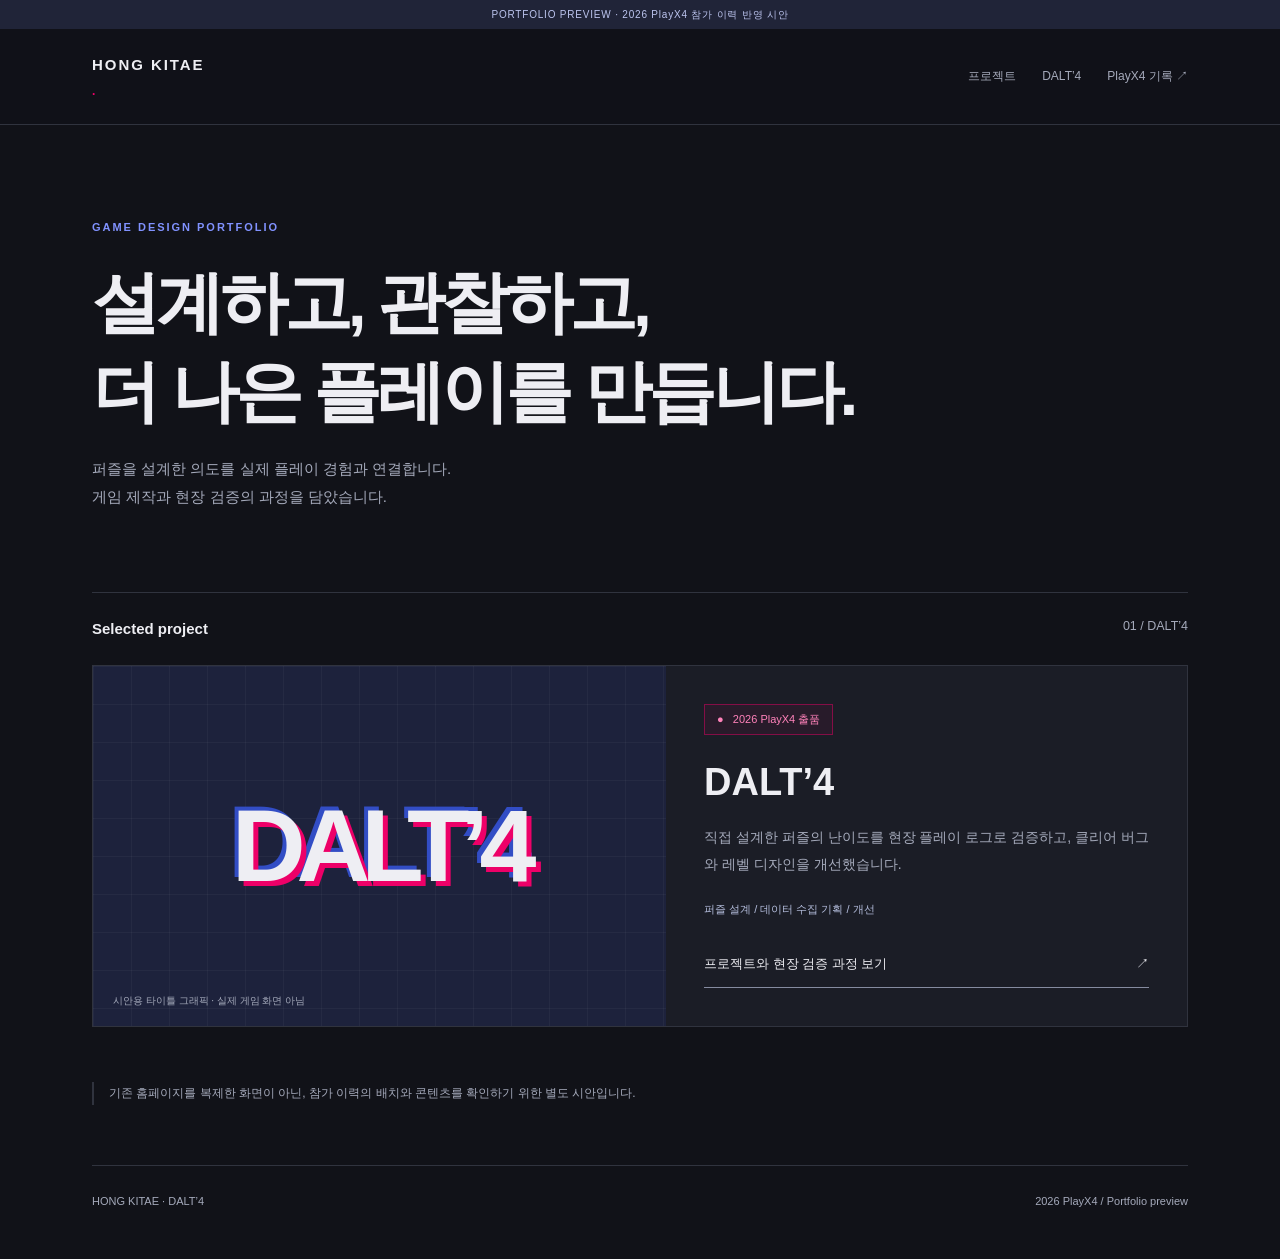
<file: playx4-preview/index.html>
<!doctype html><html lang="ko"><meta charset="utf-8"><meta name="viewport" content="width=device-width,initial-scale=1"><title>DALT’4 · PlayX4</title><style>
:root{color-scheme:dark;--line:#30333e;--muted:#a5aabb;--pink:#ed0068}*{box-sizing:border-box}html{scroll-behavior:smooth}body{margin:0;background:#111218;color:#eeeef3;font:15px/1.9 'Malgun Gothic',sans-serif}a{color:inherit;text-decoration:none}header{position:sticky;top:0;background:#111218f5;border-bottom:1px solid var(--line);z-index:4}nav,.wrap{max-width:1160px;margin:auto;padding:22px 32px}nav{display:flex;justify-content:space-between;align-items:center}nav strong{letter-spacing:.13em}nav span{display:flex;gap:26px;font-size:12px;color:var(--muted)}.pink{color:var(--pink)}.eyebrow{color:#8192ff;letter-spacing:.18em;font-size:11px;font-weight:bold}.intro{padding:70px 0 65px}h1{font-size:clamp(36px,5.8vw,68px);line-height:1.3;letter-spacing:-.06em;margin:20px 0}p{color:var(--muted)}.section-head{border-top:1px solid var(--line);padding:22px 0;display:flex;justify-content:space-between}.section-head small,small{color:var(--muted)}.project{display:grid;grid-template-columns:1.1fr 1fr;border:1px solid var(--line);background:#1b1d26;margin-bottom:55px}.art{min-height:360px;background-color:#1d223c;background-image:linear-gradient(#ffffff09 1px,transparent 1px),linear-gradient(90deg,#ffffff09 1px,transparent 1px);background-size:38px 38px;display:flex;align-items:center;justify-content:center;position:relative}.art b{font-size:clamp(65px,8vw,105px);letter-spacing:-.09em;text-shadow:5px 5px #ed0068,-4px -4px #324dc5}.art small{position:absolute;bottom:16px;left:20px;font-size:10px}.copy{padding:38px}.badge{display:inline-block;color:#ff82ba;border:1px solid #ed006877;background:#ed006810;padding:4px 12px;font-size:11px}.copy h2{font-size:38px;line-height:1.2;margin:25px 0 18px}.copy p{font-size:14px}.tags{font-size:11px;color:#b4bddc;margin:22px 0}.cta{display:block;padding:10px 0;border-bottom:1px solid #858b9f;font-size:13px}.cta span{float:right}.note{border-left:2px solid var(--line);padding-left:15px;font-size:12px;color:var(--muted)}footer{border-top:1px solid var(--line);padding:25px 0;font-size:11px;color:var(--muted);margin-top:60px}.preview{text-align:center;background:#202438;font-size:10px;letter-spacing:.08em;color:#bcc5ef;padding:5px}.detail{display:none}.back{font-size:12px;color:var(--muted)}.detail-title{display:flex;justify-content:space-between;align-items:end;padding:35px 0}.detail-title h1{font-size:90px;margin:16px 0}.detail-title p{font-size:14px}.jump{border-top:1px solid var(--line);border-bottom:1px solid var(--line);padding:16px 0;display:flex;gap:30px;margin-bottom:60px;font-size:12px}.jump a:last-child{color:#ff82ba}.event-head{display:flex;align-items:center;justify-content:space-between;gap:30px}.event-head h2{font-size:36px;letter-spacing:-.04em;margin:12px 0}.logo{background:white;padding:24px;width:280px}.logo img{display:block;width:100%;height:auto}.lead{font-size:23px;line-height:1.7;margin:40px 0 18px;color:#dddfea;letter-spacing:-.03em}.lead strong{color:white}.description{max-width:790px;font-size:14px}.row{display:grid;grid-template-columns:110px 1fr;gap:20px;border-top:1px solid var(--line);padding:35px 0}.row:first-of-type{margin-top:45px}.number{font-size:11px;color:#8192ff;letter-spacing:.1em}.row h3{font-size:23px;letter-spacing:-.04em;margin:0 0 14px}.row p{font-size:14px;margin:0}.metrics{display:grid;grid-template-columns:repeat(4,1fr);border:1px solid var(--line);margin:24px 0 15px}.metric{padding:20px 14px;background:#1b1d26;border-right:1px solid var(--line)}.metric b{display:block;font-size:13px}.metric small{font-size:11px}.flow{margin-top:20px;font-size:12px;color:#bdc8f8}.cases{display:grid;grid-template-columns:1fr 1fr;gap:20px;margin:24px 0}.case{padding:28px;background:#1b1d26;border:1px solid var(--line)}.case .label{font-size:10px;color:#ff82ba;letter-spacing:.1em}.case h4{font-size:21px;margin:12px 0 20px;letter-spacing:-.04em}.case p{font-size:13px;margin:12px 0}.case em{font-style:normal;color:#8192ff;margin-right:12px}.roles{display:grid;grid-template-columns:repeat(3,1fr);gap:24px;margin-top:24px}.roles b{font-size:13px}.roles p{font-size:12px;margin-top:8px}.ending{border-left:3px solid var(--pink);padding:8px 25px;font-size:25px;line-height:1.6;letter-spacing:-.04em;margin:55px 0;color:#eeeff8}#event{scroll-margin-top:110px}a:hover{color:#ff82ba}a:focus-visible{outline:2px solid #ff82ba;outline-offset:5px}@media(max-width:700px){nav,.wrap{padding:18px 20px}nav span{gap:14px}.intro{padding:45px 0}.project,.cases,.roles{grid-template-columns:1fr}.art{min-height:230px}.copy{padding:28px}.detail-title{display:block}.detail-title h1{font-size:70px}.event-head{flex-direction:column-reverse;align-items:start}.logo{width:210px;padding:20px}.event-head h2{font-size:29px}.row{grid-template-columns:1fr;gap:10px}.metrics{grid-template-columns:1fr 1fr}.lead{font-size:20px}.ending{font-size:21px}}
</style><div class="preview">PORTFOLIO PREVIEW · 2026 PlayX4 참가 이력 반영 시안</div><header><nav><a href="#home"><strong>HONG KITAE<span class="pink">.</span></strong></a><span><a href="#home">프로젝트</a><a href="#dalt4">DALT’4</a><a href="#playx4">PlayX4 기록 ↗</a></span></nav></header><main class="wrap"><div class="home"><section class="intro"><div class="eyebrow">GAME DESIGN PORTFOLIO</div><h1>설계하고, 관찰하고,<br>더 나은 플레이를 만듭니다.</h1><p>퍼즐을 설계한 의도를 실제 플레이 경험과 연결합니다.<br>게임 제작과 현장 검증의 과정을 담았습니다.</p></section><div class="section-head"><b>Selected project</b><small>01 / DALT’4</small></div><a class="project" href="#dalt4"><div class="art"><b>DALT’4</b><small>시안용 타이틀 그래픽 · 실제 게임 화면 아님</small></div><div class="copy"><span class="badge">● &nbsp; 2026 PlayX4 출품</span><h2>DALT’4</h2><p>직접 설계한 퍼즐의 난이도를 현장 플레이 로그로 검증하고, 클리어 버그와 레벨 디자인을 개선했습니다.</p><div class="tags">퍼즐 설계 / 데이터 수집 기획 / 개선</div><div class="cta">프로젝트와 현장 검증 과정 보기 <span>↗</span></div></div></a><p class="note">기존 홈페이지를 복제한 화면이 아닌, 참가 이력의 배치와 콘텐츠를 확인하기 위한 별도 시안입니다.</p></div><article class="detail"><a class="back" href="#home">← 프로젝트 목록으로</a><section class="detail-title"><div><div class="eyebrow">PUZZLE GAME · PROJECT CASE STUDY</div><h1>DALT’4</h1><p>퍼즐 설계에서 현장 검증까지.<br>플레이어의 행동을 관찰하고, 데이터로 문제를 찾아 개선한 기록입니다.</p></div><span class="badge">● &nbsp; 2026 PlayX4 출품</span></section><div class="jump"><a href="#dalt4">프로젝트 개요</a><a href="#playx4">2026 PlayX4 · 현장 검증 ↓</a></div><section id="event"><div class="event-head"><div><div class="eyebrow">EXHIBITION / 2026</div><h2>2026 PlayX4 출품</h2><small>관람객 피드백 · 플레이 로그 · 퍼즐 개선</small></div><div class="logo"><img src="assets/playx4.png" alt="PlayX4 플레이엑스포 공식 로고" width="667" height="204"></div></div><p class="lead">내가 설계한 퍼즐은,<br><strong>플레이어에게도 의도한 난이도로 전달될까?</strong></p><p class="description">2026 PlayX4에 DALT’4를 선보이며 이 질문을 검증했습니다. 관람객 설문과 플레이 로그 수집을 기획하고, 이탈이 반복되는 스테이지를 분석해 클리어 버그와 레벨 디자인을 수정했습니다.</p><div class="row"><div class="number">01 / QUESTION</div><div><h3>감각으로 설계한 난이도를 데이터로 확인하기</h3><p>제작자가 예상한 난이도 흐름과 실제 플레이 경험은 다를 수 있습니다. 극초반의 적응 구간을 구분해 살펴보고, 이후 스테이지에서 이탈·사망·포기가 반복되는 지점을 검토 대상으로 삼았습니다. 높은 이탈률은 원인을 확인하기 위한 신호로 사용했습니다.</p></div></div><div class="row"><div class="number">02 / OBSERVE</div><div><h3>결과뿐 아니라 플레이 과정도 기록</h3><p>어디에서 막히는지, 얼마나 오래 시도하는지, 어떤 조작이 반복되는지 확인할 수 있도록 수집을 기획했습니다.</p><div class="metrics"><div class="metric"><b>클리어 / 이탈</b><small>스테이지별 진행 결과</small></div><div class="metric"><b>플레이 시간</b><small>구간별 소요 시간</small></div><div class="metric"><b>사망 횟수</b><small>반복 실패가 발생한 구간</small></div><div class="metric"><b>주요 조작 횟수</b><small>Alt · Tab · F4 · Undo</small></div></div><small>집계 항목: 세션 수 · 고유 플레이어 수 · 클리어율 · 이탈률 · 평균 플레이 시간 · 평균 사망</small><div class="flow">로그 수집 → 스테이지별 집계 → 검토 구간 선정 → 원인 확인 및 수정</div></div></div><div class="row"><div class="number">03 / IMPROVE</div><div><h3>데이터에서 시작해 실제 수정으로 연결</h3><p>이탈률이 높은 스테이지를 확인해 문제의 원인을 구분했습니다.</p><div class="cases"><section class="case"><div class="label">CASE A · BUG FIX</div><h4>클리어 관련 버그 수정</h4><p><em>발견</em>이탈이 높은 스테이지 분석</p><p><em>확인</em>클리어 관련 버그 존재 확인</p><p><em>조치</em>해당 버그 수정</p></section><section class="case"><div class="label">CASE B · LEVEL DESIGN</div><h4>퍼즐 난이도 조정</h4><p><em>발견</em>반복적으로 막히는 구간 검토</p><p><em>확인</em>레벨 디자인 조정 구간 선정</p><p><em>조치</em>클리어하기 쉽도록 맵 수정</p></section></div><p class="note">실제 경험을 요약한 사례입니다. 해당 스테이지의 로그와 맵 변경 전후 화면을 추가할 수 있는 위치입니다. 수정 전후의 성과 수치는 제시하지 않았습니다.</p></div></div><div class="row"><div class="number">04 / ROLE</div><div><h3>담당 범위와 협업 방식</h3><div class="roles"><div><b>본인</b><p>퍼즐맵 설계<br>설문 및 로그 수집 기획<br>문제 구간 분석 및 개선</p></div><div><b>동아리</b><p>게임의 전반적인 홍보<br>전시 진행 및 운영</p></div><div><b>Claude 활용</b><p>설문·로그 수집 기획의<br>실제 코드 구현에 활용</p></div></div></div></div><p class="ending">의도한 난이도를 가정하는 데서,<br>실제 플레이로 검증하는 설계로.</p></section></article><footer>HONG KITAE · DALT’4 <span style="float:right">2026 PlayX4 / Portfolio preview</span></footer></main><script>function route(){const detail=location.hash!==''&&location.hash!=='#home';document.querySelector('.home').style.display=detail?'none':'block';document.querySelector('.detail').style.display=detail?'block':'none';document.title=detail?'DALT’4 — 2026 PlayX4 현장 검증':'홍기태 — 프로젝트';if(location.hash==='#playx4'){requestAnimationFrame(()=>document.getElementById('event').scrollIntoView())}else{window.scrollTo(0,0)}}window.addEventListener('hashchange',route);route();</script></html>
</file>
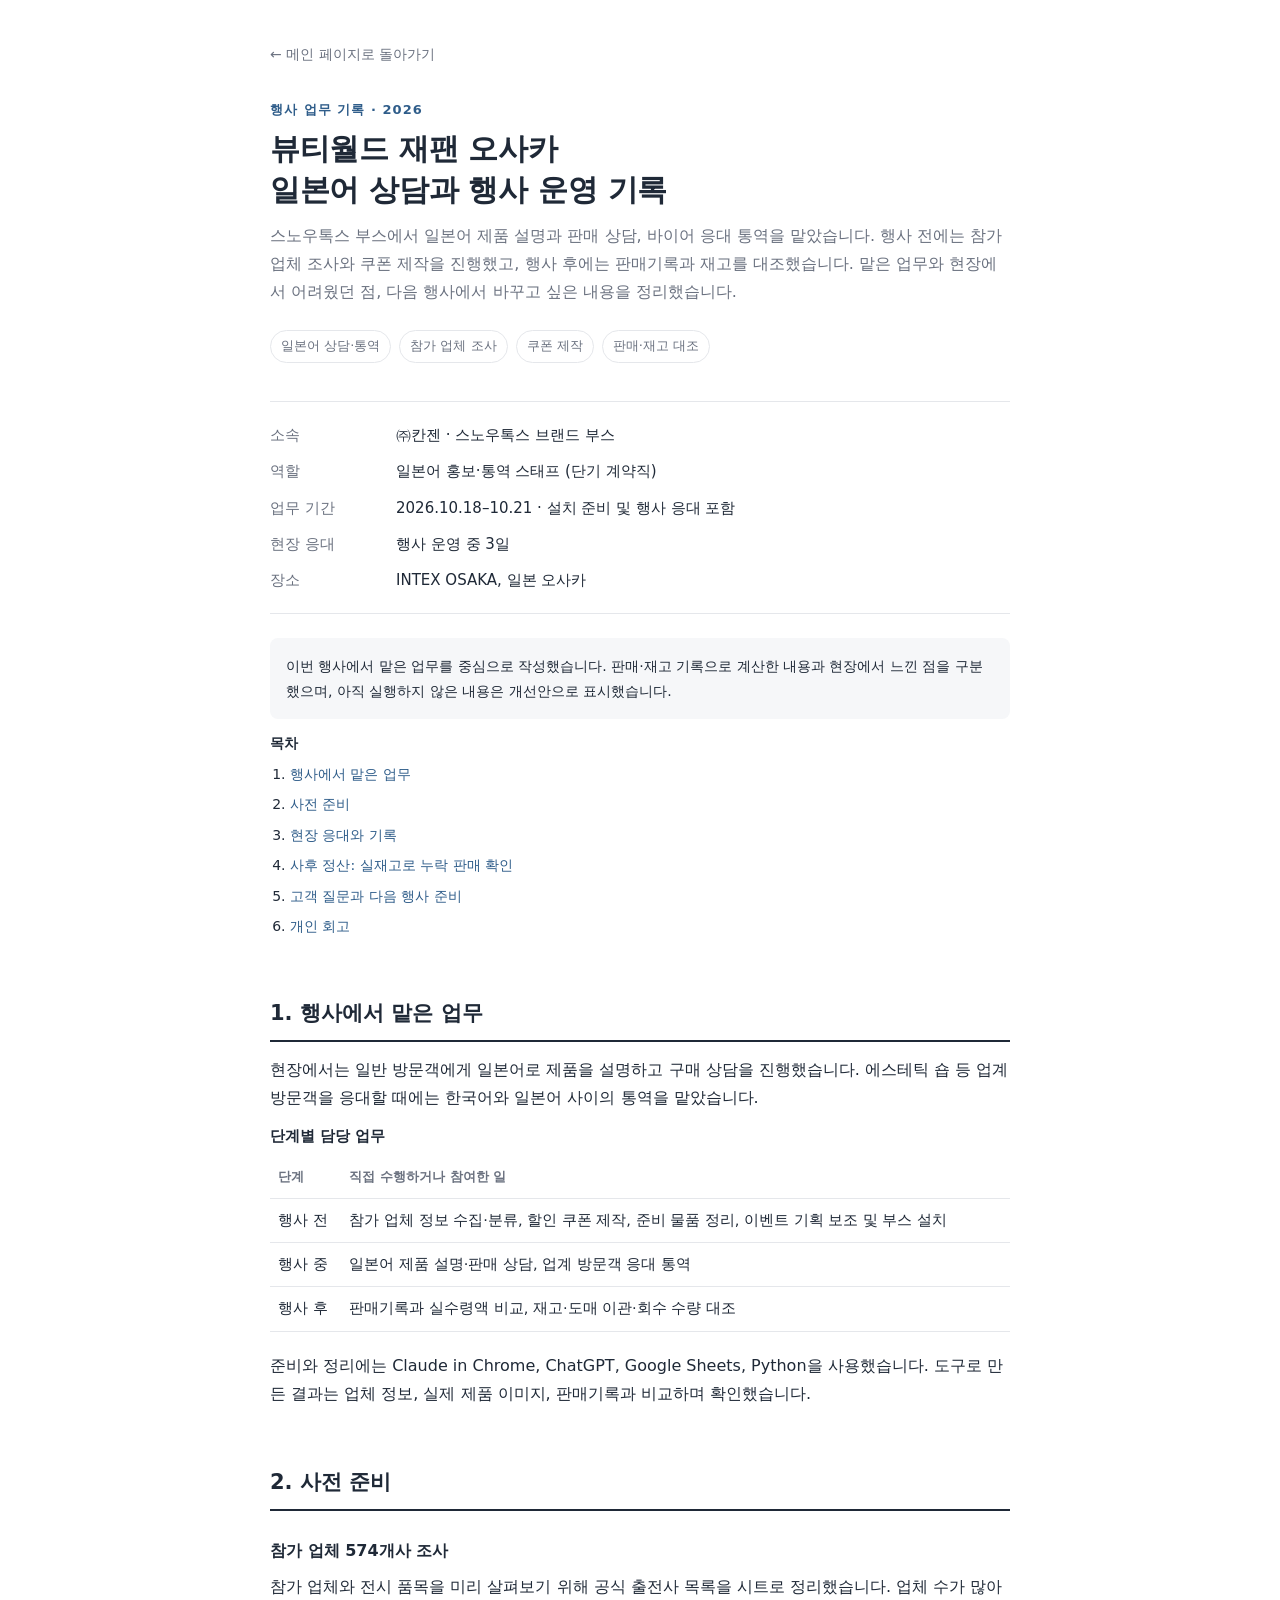
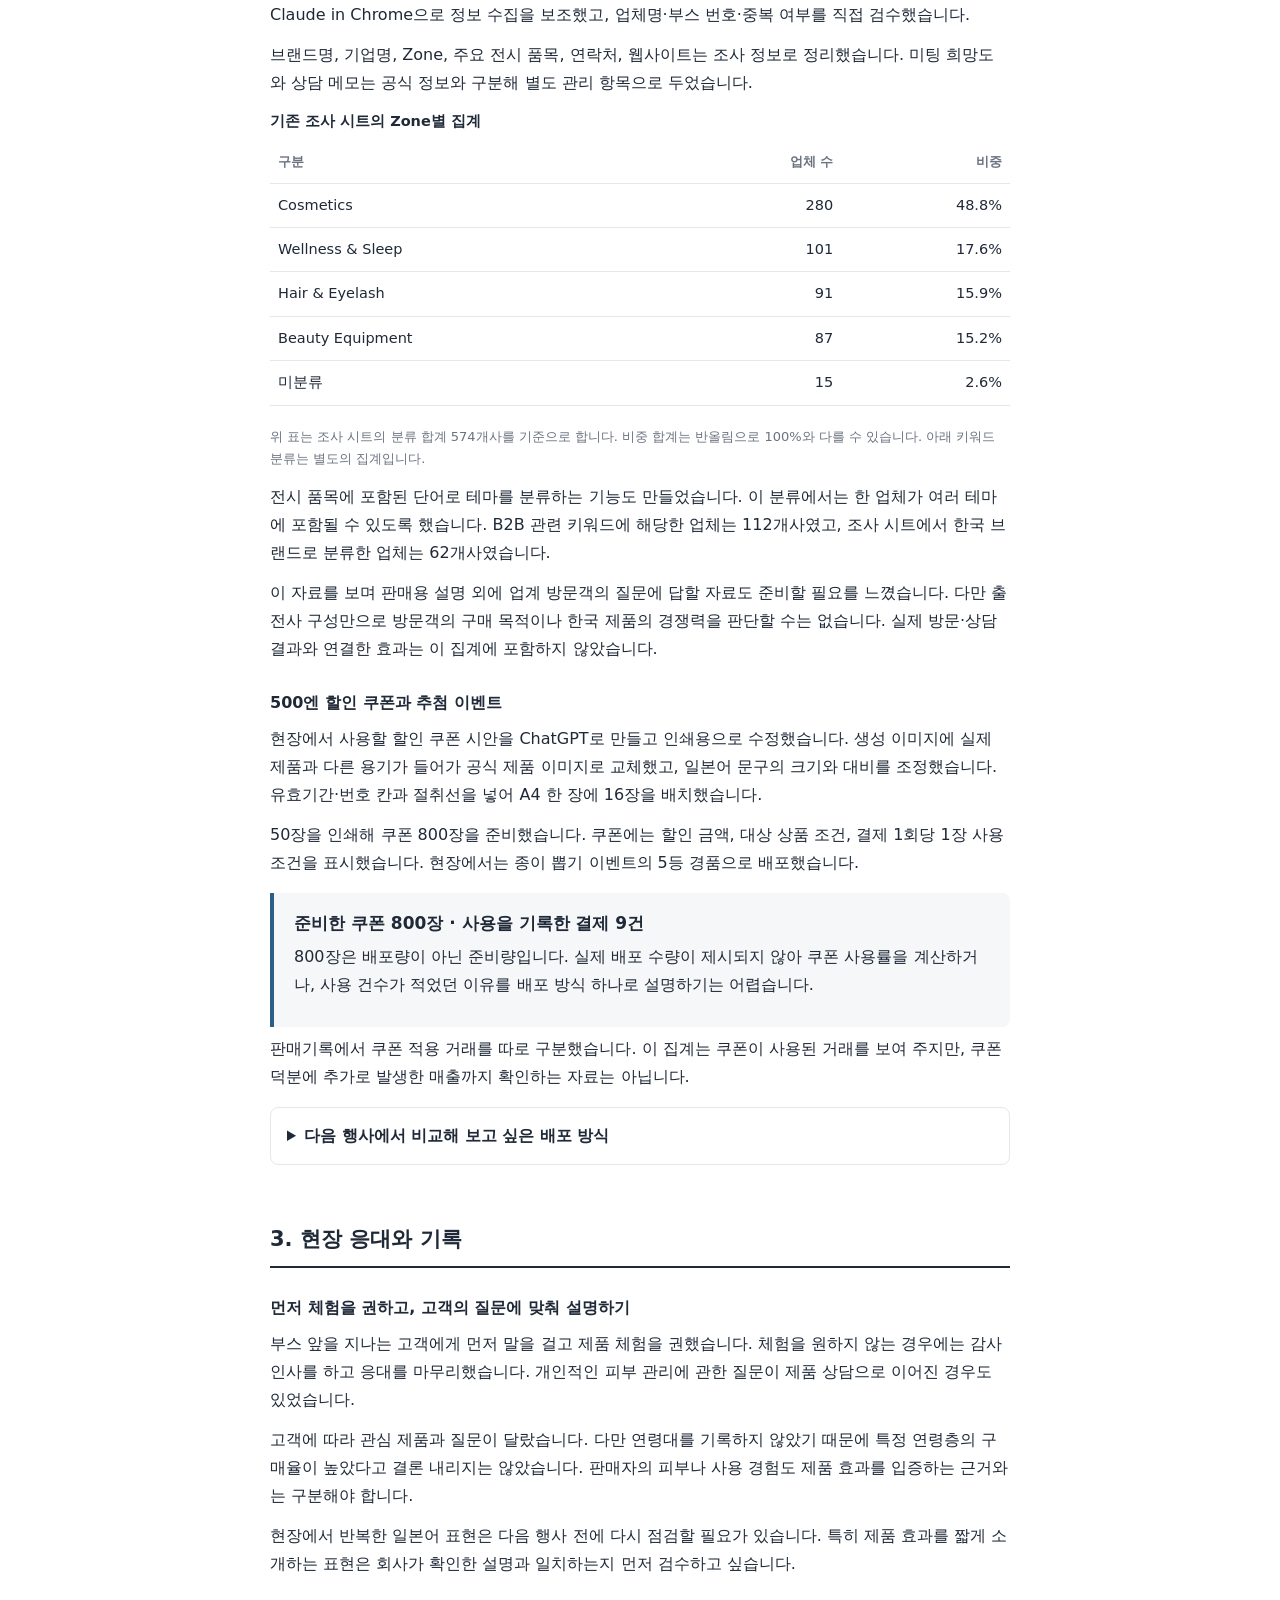
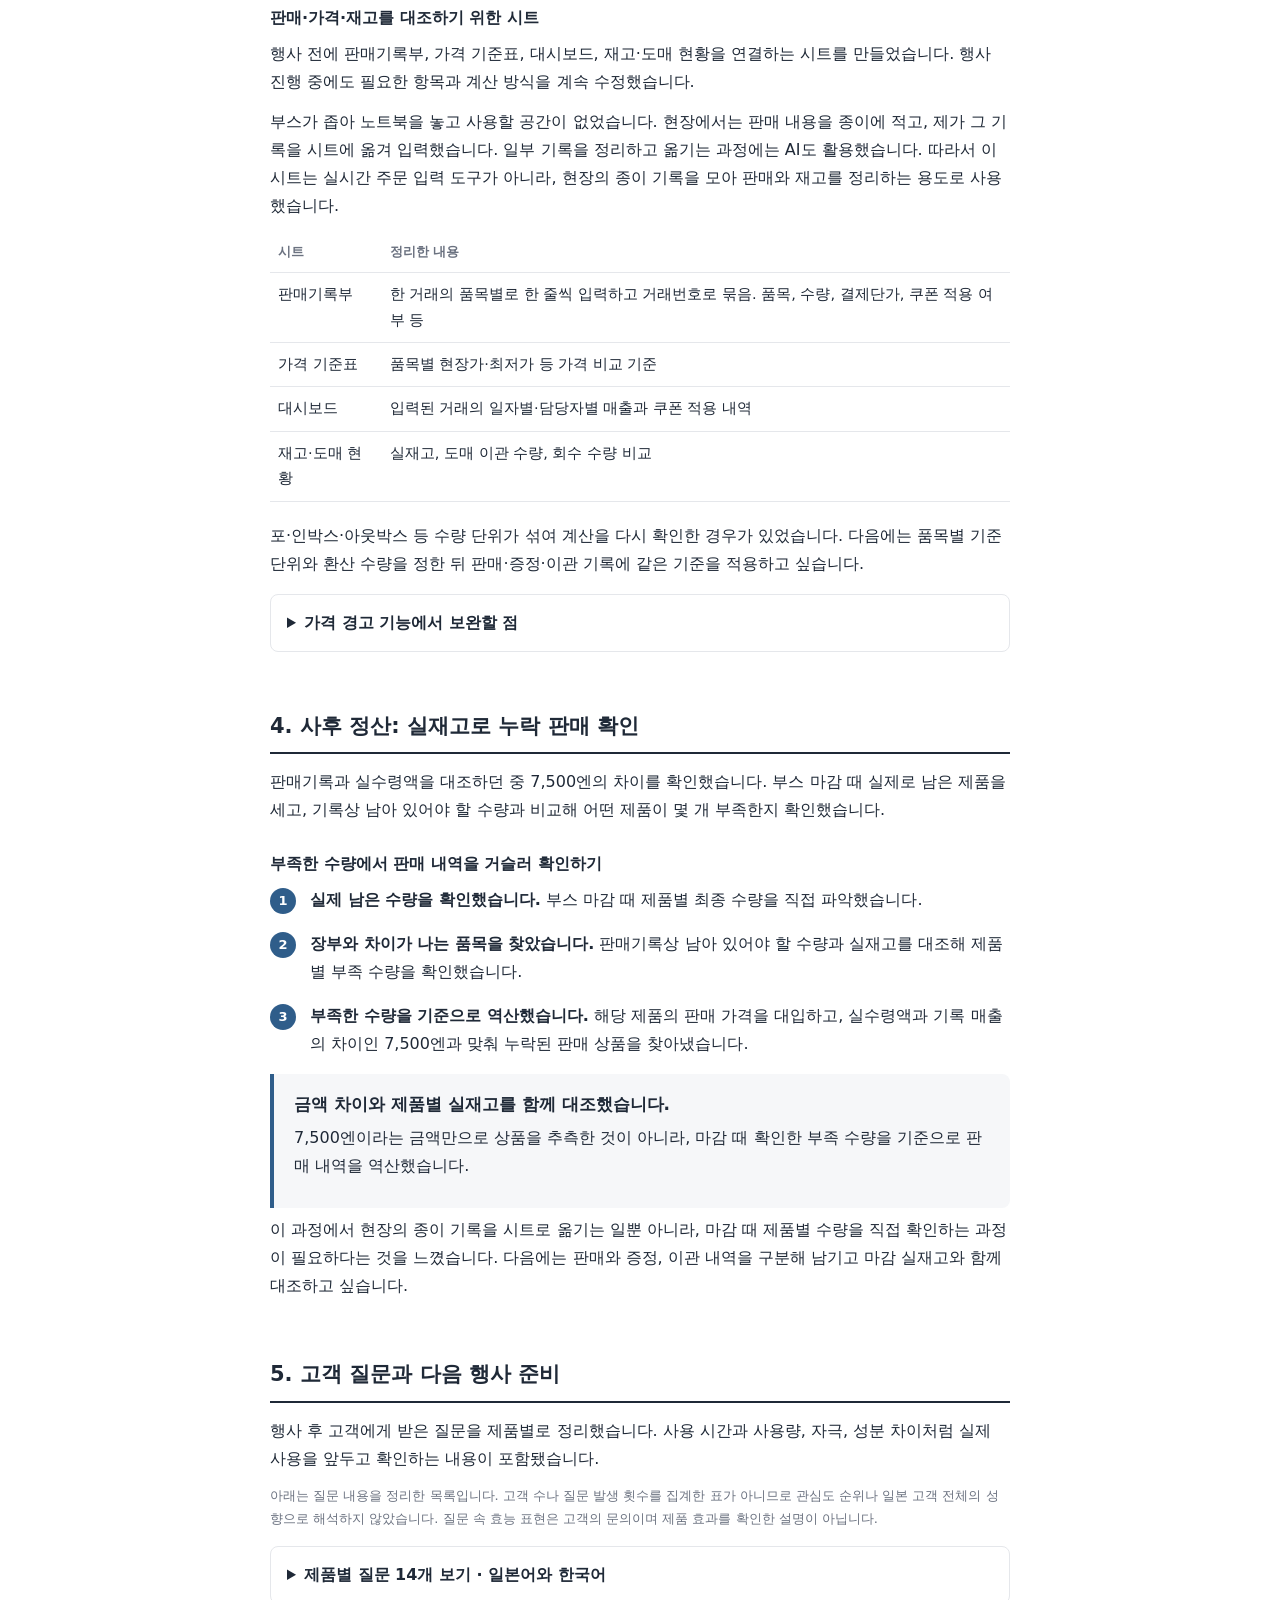
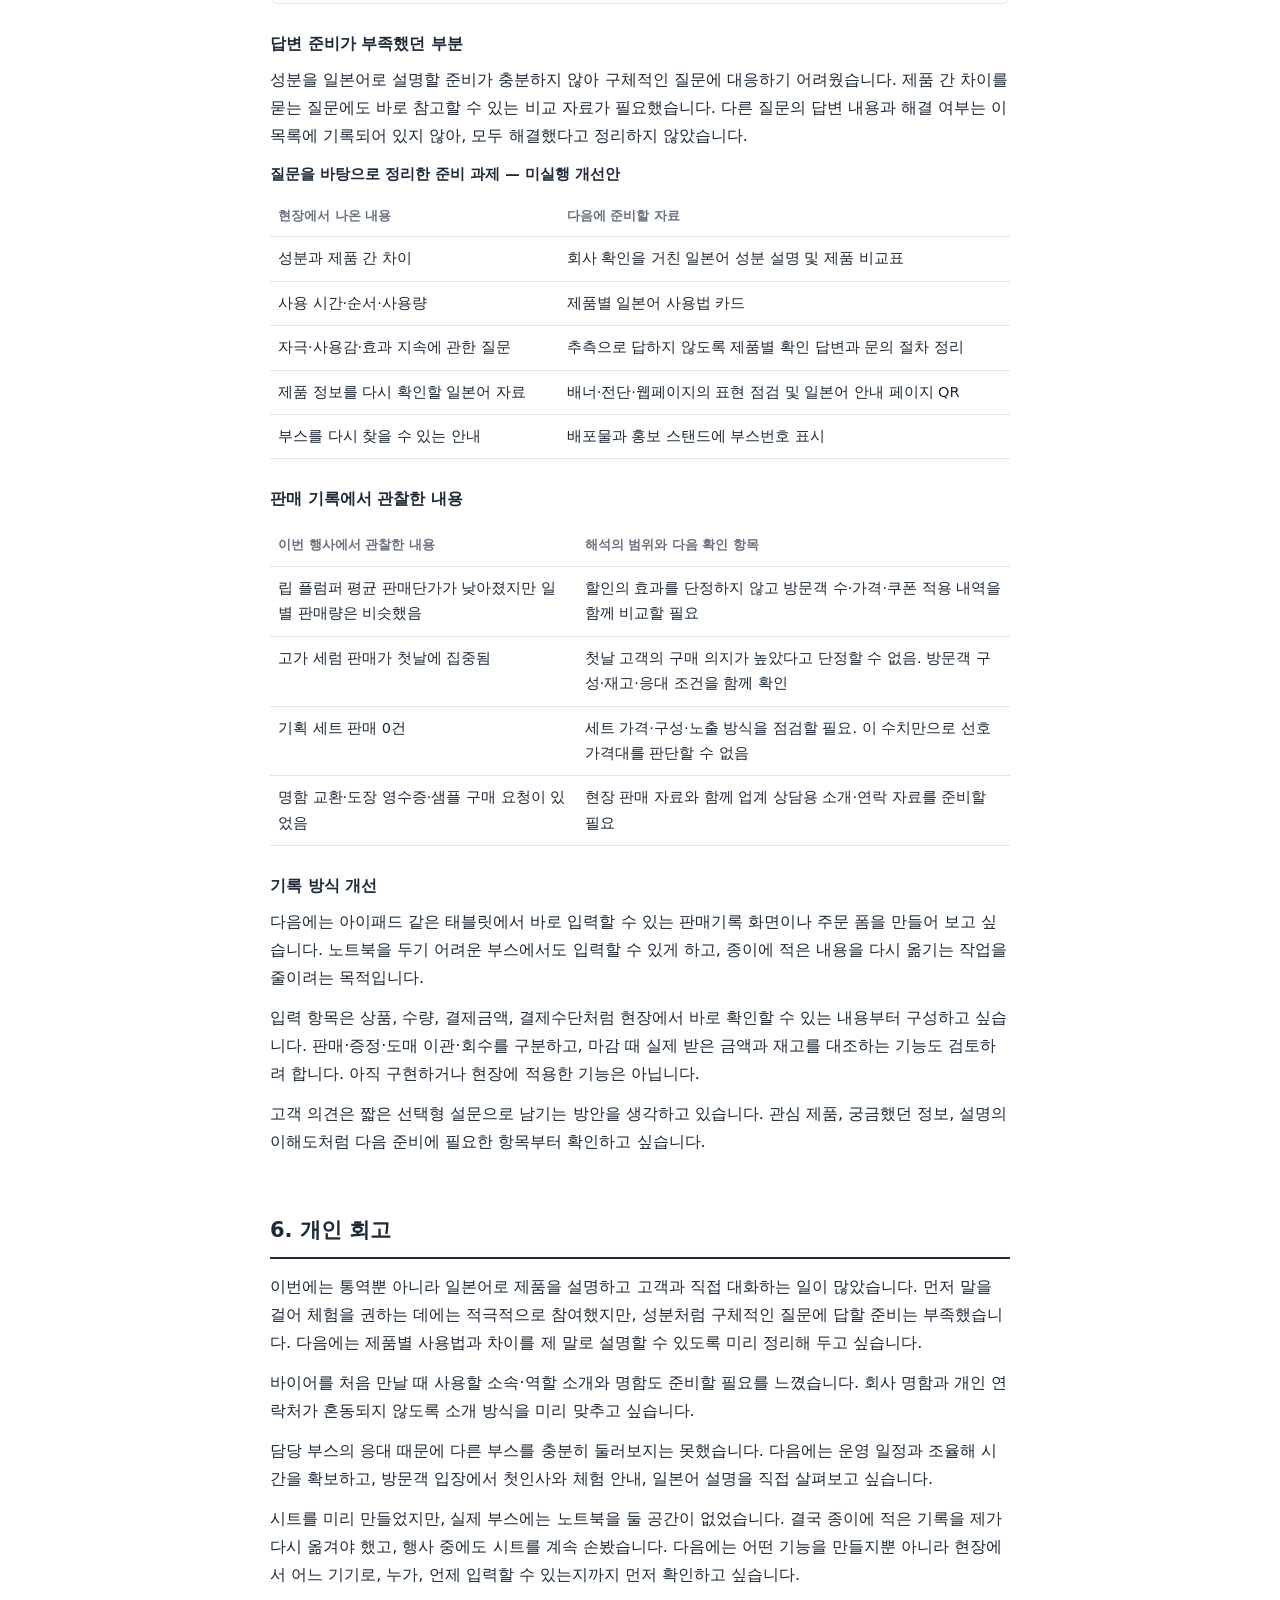
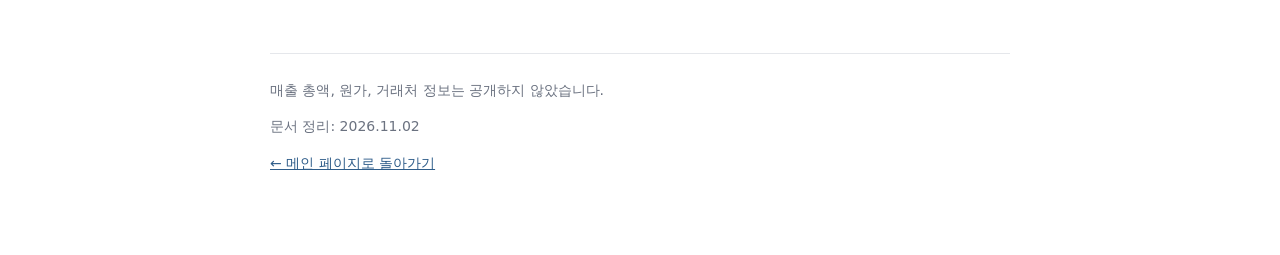
<file: beautyworld.html>
<!doctype html>
<html lang="ko">
<head>
<meta charset="utf-8">
<meta name="viewport" content="width=device-width, initial-scale=1">
<title>뷰티월드 재팬 오사카 | 홍기태 Hong Kitae</title>
<meta name="description" content="뷰티월드 재팬 오사카에서 맡은 일본어 상담·통역, 행사 준비, 판매기록 대조 업무와 다음 행사를 위한 개선안을 정리했습니다.">
<link rel="canonical" href="https://hongkitaeportfolio.com/beautyworld.html">
<style>
  :root{--ink:#1f2937;--sub:#6b7280;--line:#e5e7eb;--bg:#ffffff;--soft:#f6f7f9;--acc:#2f5d8a;--code:#0f172a;--codeink:#e2e8f0;}
  @media (prefers-color-scheme:dark){:root{--ink:#e5e7eb;--sub:#9ca3af;--line:#2d333b;--bg:#111418;--soft:#181c21;--acc:#7fa8d1;--code:#0b0f14;}}
  *{box-sizing:border-box}
  body{margin:0;background:var(--bg);color:var(--ink);font-family:"Pretendard","Apple SD Gothic Neo","Malgun Gothic",system-ui,sans-serif;line-height:1.75;-webkit-font-smoothing:antialiased}
  main{max-width:780px;margin:0 auto;padding:40px 20px 80px}
  a{color:var(--acc)}
  .back{display:inline-block;font-size:14px;text-decoration:none;color:var(--sub);margin-bottom:32px}
  .back:hover{color:var(--acc)}
  .eyebrow{font-size:13px;letter-spacing:.08em;color:var(--acc);font-weight:700;margin:0 0 8px}
  h1{font-size:30px;line-height:1.35;margin:0 0 12px;letter-spacing:-.01em}
  .lead{color:var(--sub);margin:0 0 24px;font-size:16px}
  .tags{display:flex;flex-wrap:wrap;gap:8px;margin:0 0 32px;padding:0;list-style:none}
  .tags li{font-size:13px;padding:4px 10px;border:1px solid var(--line);border-radius:999px;color:var(--sub)}
  .meta{display:grid;grid-template-columns:110px 1fr;gap:10px 16px;margin:0 0 24px;padding:20px 0;border-top:1px solid var(--line);border-bottom:1px solid var(--line);font-size:15px}
  .meta dt{color:var(--sub)} .meta dd{margin:0}
  nav.toc{font-size:14px;margin:0 0 40px} nav.toc ol{margin:6px 0 0;padding-left:20px} nav.toc a{text-decoration:none}
  h2{font-size:21px;margin:56px 0 14px;padding-bottom:8px;border-bottom:2px solid var(--ink);scroll-margin-top:16px}
  h3{font-size:16px;margin:26px 0 8px}
  p{margin:0 0 12px} ul,ol{margin:0 0 12px;padding-left:20px} li{margin-bottom:6px}
  .steps{counter-reset:s;list-style:none;padding:0}
  .steps>li{counter-increment:s;position:relative;padding-left:40px;margin-bottom:16px}
  .steps>li::before{content:counter(s);position:absolute;left:0;top:2px;width:26px;height:26px;border-radius:50%;background:var(--acc);color:#fff;font-size:13px;font-weight:700;display:flex;align-items:center;justify-content:center}
  .result{background:var(--soft);border-left:4px solid var(--acc);padding:16px 20px;margin:16px 0 8px;border-radius:0 8px 8px 0}
  .result strong{display:block;font-size:17px;margin-bottom:4px}
  table{width:100%;border-collapse:collapse;font-size:14.5px;margin:8px 0 14px}
  th,td{text-align:left;padding:9px 8px;border-bottom:1px solid var(--line);vertical-align:top}
  th{color:var(--sub);font-weight:600;font-size:13px}
  td.num,th.num{text-align:right;white-space:nowrap}
  pre{background:var(--code);color:var(--codeink);padding:18px 20px;border-radius:10px;overflow-x:auto;font-size:13px;line-height:1.6;margin:10px 0 6px}
  code{font-family:"JetBrains Mono","D2Coding",Consolas,monospace}
  p code,li code,td code{background:var(--soft);padding:1px 6px;border-radius:4px;font-size:.9em}
  .cap{font-size:13px;color:var(--sub);margin:0 0 16px}
  .c{color:#94a3b8} .k{color:#93c5fd} .s{color:#fcd34d} .n{color:#f9a8d4}
  figure{margin:16px 0 20px} figure img{max-width:100%;border:1px solid var(--line);border-radius:10px;display:block}
  figcaption{font-size:13px;color:var(--sub);margin-top:8px}
  .flow{display:flex;flex-wrap:wrap;align-items:center;gap:8px;margin:12px 0 18px;font-size:14px}
  .flow span{padding:8px 12px;border:1px solid var(--line);border-radius:8px;background:var(--soft)}
  .flow b{color:var(--sub);font-weight:400}
  .note{font-size:13px;color:var(--sub)}
  footer{margin-top:64px;padding-top:24px;border-top:1px solid var(--line);font-size:14px;color:var(--sub)}
  @media (max-width:560px){h1{font-size:24px}.meta{grid-template-columns:1fr;gap:2px}.meta dt{margin-top:10px}}

  .table-wrap{overflow-x:auto;margin:12px 0 20px}
  .table-wrap table{min-width:520px;margin:0}
  caption{text-align:left;font-weight:600;margin-bottom:8px;color:var(--ink)}
  details{border:1px solid var(--line);border-radius:8px;padding:14px 16px;margin:16px 0}
  summary{cursor:pointer;font-weight:600} details[open] summary{margin-bottom:14px}
  a:focus-visible,summary:focus-visible{outline:3px solid var(--acc);outline-offset:4px}
  .scope{padding:16px;background:var(--soft);border-radius:8px;font-size:14px}
  h2{scroll-margin-top:24px} p,li,td{overflow-wrap:anywhere}
  @media print{details{display:block}.back,nav.toc{display:none}body{color:#111;background:#fff}main{max-width:none;padding:0}h2,h3{break-after:avoid}tr{break-inside:avoid}}
</style>
</head>

<body><main>
<a class="back" href="index.html">← 메인 페이지로 돌아가기</a>
<p class="eyebrow">행사 업무 기록 · 2026</p>
<h1>뷰티월드 재팬 오사카<br>일본어 상담과 행사 운영 기록</h1>
<p class="lead">스노우톡스 부스에서 일본어 제품 설명과 판매 상담, 바이어 응대 통역을 맡았습니다. 행사 전에는 참가 업체 조사와 쿠폰 제작을 진행했고, 행사 후에는 판매기록과 재고를 대조했습니다. 맡은 업무와 현장에서 어려웠던 점, 다음 행사에서 바꾸고 싶은 내용을 정리했습니다.</p>
<ul class="tags"><li>일본어 상담·통역</li><li>참가 업체 조사</li><li>쿠폰 제작</li><li>판매·재고 대조</li></ul>
<dl class="meta"><dt>소속</dt><dd>㈜칸젠 · 스노우톡스 브랜드 부스</dd><dt>역할</dt><dd>일본어 홍보·통역 스태프 (단기 계약직)</dd><dt>업무 기간</dt><dd>2026.10.18–10.21 · 설치 준비 및 행사 응대 포함</dd><dt>현장 응대</dt><dd>행사 운영 중 3일</dd><dt>장소</dt><dd>INTEX OSAKA, 일본 오사카</dd></dl>
<p class="scope">이번 행사에서 맡은 업무를 중심으로 작성했습니다. 판매·재고 기록으로 계산한 내용과 현장에서 느낀 점을 구분했으며, 아직 실행하지 않은 내용은 개선안으로 표시했습니다.</p>
<nav class="toc" aria-label="목차"><strong>목차</strong><ol><li><a href="#overview">행사에서 맡은 업무</a></li><li><a href="#preparation">사전 준비</a></li><li><a href="#operations">현장 응대와 기록</a></li><li><a href="#reverse">사후 정산: 실재고로 누락 판매 확인</a></li><li><a href="#faq">고객 질문과 다음 행사 준비</a></li><li><a href="#reflection">개인 회고</a></li></ol></nav>

<section aria-labelledby="overview"><h2 id="overview">1. 행사에서 맡은 업무</h2>
<p>현장에서는 일반 방문객에게 일본어로 제품을 설명하고 구매 상담을 진행했습니다. 에스테틱 숍 등 업계 방문객을 응대할 때에는 한국어와 일본어 사이의 통역을 맡았습니다.</p>
<div class="table-wrap"><table><caption>단계별 담당 업무</caption><thead><tr><th scope="col">단계</th><th scope="col">직접 수행하거나 참여한 일</th></tr></thead><tbody><tr><td>행사 전</td><td>참가 업체 정보 수집·분류, 할인 쿠폰 제작, 준비 물품 정리, 이벤트 기획 보조 및 부스 설치</td></tr><tr><td>행사 중</td><td>일본어 제품 설명·판매 상담, 업계 방문객 응대 통역</td></tr><tr><td>행사 후</td><td>판매기록과 실수령액 비교, 재고·도매 이관·회수 수량 대조</td></tr></tbody></table></div>
<p>준비와 정리에는 Claude in Chrome, ChatGPT, Google Sheets, Python을 사용했습니다. 도구로 만든 결과는 업체 정보, 실제 제품 이미지, 판매기록과 비교하며 확인했습니다.</p></section>

<section aria-labelledby="preparation"><h2 id="preparation">2. 사전 준비</h2>
<h3 id="crawl">참가 업체 574개사 조사</h3>
<p>참가 업체와 전시 품목을 미리 살펴보기 위해 공식 출전사 목록을 시트로 정리했습니다. 업체 수가 많아 Claude in Chrome으로 정보 수집을 보조했고, 업체명·부스 번호·중복 여부를 직접 검수했습니다.</p>
<p>브랜드명, 기업명, Zone, 주요 전시 품목, 연락처, 웹사이트는 조사 정보로 정리했습니다. 미팅 희망도와 상담 메모는 공식 정보와 구분해 별도 관리 항목으로 두었습니다.</p>
<div class="table-wrap"><table><caption>기존 조사 시트의 Zone별 집계</caption><thead><tr><th scope="col">구분</th><th scope="col" class="num">업체 수</th><th scope="col" class="num">비중</th></tr></thead><tbody><tr><td>Cosmetics</td><td class="num">280</td><td class="num">48.8%</td></tr><tr><td>Wellness &amp; Sleep</td><td class="num">101</td><td class="num">17.6%</td></tr><tr><td>Hair &amp; Eyelash</td><td class="num">91</td><td class="num">15.9%</td></tr><tr><td>Beauty Equipment</td><td class="num">87</td><td class="num">15.2%</td></tr><tr><td>미분류</td><td class="num">15</td><td class="num">2.6%</td></tr></tbody></table></div>
<p class="note">위 표는 조사 시트의 분류 합계 574개사를 기준으로 합니다. 비중 합계는 반올림으로 100%와 다를 수 있습니다. 아래 키워드 분류는 별도의 집계입니다.</p>
<p>전시 품목에 포함된 단어로 테마를 분류하는 기능도 만들었습니다. 이 분류에서는 한 업체가 여러 테마에 포함될 수 있도록 했습니다. B2B 관련 키워드에 해당한 업체는 112개사였고, 조사 시트에서 한국 브랜드로 분류한 업체는 62개사였습니다.</p>
<p>이 자료를 보며 판매용 설명 외에 업계 방문객의 질문에 답할 자료도 준비할 필요를 느꼈습니다. 다만 출전사 구성만으로 방문객의 구매 목적이나 한국 제품의 경쟁력을 판단할 수는 없습니다. 실제 방문·상담 결과와 연결한 효과는 이 집계에 포함하지 않았습니다.</p>

<h3 id="coupon">500엔 할인 쿠폰과 추첨 이벤트</h3>
<p>현장에서 사용할 할인 쿠폰 시안을 ChatGPT로 만들고 인쇄용으로 수정했습니다. 생성 이미지에 실제 제품과 다른 용기가 들어가 공식 제품 이미지로 교체했고, 일본어 문구의 크기와 대비를 조정했습니다. 유효기간·번호 칸과 절취선을 넣어 A4 한 장에 16장을 배치했습니다.</p>
<p>50장을 인쇄해 쿠폰 800장을 준비했습니다. 쿠폰에는 할인 금액, 대상 상품 조건, 결제 1회당 1장 사용 조건을 표시했습니다. 현장에서는 종이 뽑기 이벤트의 5등 경품으로 배포했습니다.</p>
<div class="result"><strong>준비한 쿠폰 800장 · 사용을 기록한 결제 9건</strong><p>800장은 배포량이 아닌 준비량입니다. 실제 배포 수량이 제시되지 않아 쿠폰 사용률을 계산하거나, 사용 건수가 적었던 이유를 배포 방식 하나로 설명하기는 어렵습니다.</p></div>
<p>판매기록에서 쿠폰 적용 거래를 따로 구분했습니다. 이 집계는 쿠폰이 사용된 거래를 보여 주지만, 쿠폰 덕분에 추가로 발생한 매출까지 확인하는 자료는 아닙니다.</p>
<details><summary>다음 행사에서 비교해 보고 싶은 배포 방식</summary><p>전단지 아래에 절취형 쿠폰을 넣는 방식을 검토하고 싶습니다. 뽑기에 참여하지 않아도 혜택을 안내할 수 있지만, 실제 방문과 구매가 늘어나는지는 별도로 확인해야 합니다.</p><ul><li>배포 수량, 쿠폰을 들고 방문한 수, 사용된 결제 건수를 구분해 기록하기</li><li>쿠폰 번호와 거래번호를 연결해 중복 사용 여부를 확인하기</li><li>대상 상품과 할인 하한선을 먼저 정하고, 기존 방식과 조건을 맞춰 비교하기</li><li>뽑기 경품을 제품·샘플 중심으로 바꾸는 안은 준비 비용과 수량을 함께 검토하기</li></ul><p class="note">아직 실행하지 않은 개선안입니다. 쿠폰 번호만으로 방문 전환을 알 수는 없으므로 방문 시 확인 기록도 필요합니다.</p></details></section>

<section aria-labelledby="operations"><h2 id="operations">3. 현장 응대와 기록</h2>
<h3 id="target">먼저 체험을 권하고, 고객의 질문에 맞춰 설명하기</h3>
<p>부스 앞을 지나는 고객에게 먼저 말을 걸고 제품 체험을 권했습니다. 체험을 원하지 않는 경우에는 감사 인사를 하고 응대를 마무리했습니다. 개인적인 피부 관리에 관한 질문이 제품 상담으로 이어진 경우도 있었습니다.</p>
<p>고객에 따라 관심 제품과 질문이 달랐습니다. 다만 연령대를 기록하지 않았기 때문에 특정 연령층의 구매율이 높았다고 결론 내리지는 않았습니다. 판매자의 피부나 사용 경험도 제품 효과를 입증하는 근거와는 구분해야 합니다.</p>
<p>현장에서 반복한 일본어 표현은 다음 행사 전에 다시 점검할 필요가 있습니다. 특히 제품 효과를 짧게 소개하는 표현은 회사가 확인한 설명과 일치하는지 먼저 검수하고 싶습니다.</p>
<h3 id="sheet">판매·가격·재고를 대조하기 위한 시트</h3>
<p>행사 전에 판매기록부, 가격 기준표, 대시보드, 재고·도매 현황을 연결하는 시트를 만들었습니다. 행사 진행 중에도 필요한 항목과 계산 방식을 계속 수정했습니다.</p><p>부스가 좁아 노트북을 놓고 사용할 공간이 없었습니다. 현장에서는 판매 내용을 종이에 적고, 제가 그 기록을 시트에 옮겨 입력했습니다. 일부 기록을 정리하고 옮기는 과정에는 AI도 활용했습니다. 따라서 이 시트는 실시간 주문 입력 도구가 아니라, 현장의 종이 기록을 모아 판매와 재고를 정리하는 용도로 사용했습니다.</p>
<div class="table-wrap"><table><thead><tr><th scope="col">시트</th><th scope="col">정리한 내용</th></tr></thead><tbody><tr><td>판매기록부</td><td>한 거래의 품목별로 한 줄씩 입력하고 거래번호로 묶음. 품목, 수량, 결제단가, 쿠폰 적용 여부 등</td></tr><tr><td>가격 기준표</td><td>품목별 현장가·최저가 등 가격 비교 기준</td></tr><tr><td>대시보드</td><td>입력된 거래의 일자별·담당자별 매출과 쿠폰 적용 내역</td></tr><tr><td>재고·도매 현황</td><td>실재고, 도매 이관 수량, 회수 수량 비교</td></tr></tbody></table></div>
<p>포·인박스·아웃박스 등 수량 단위가 섞여 계산을 다시 확인한 경우가 있었습니다. 다음에는 품목별 기준 단위와 환산 수량을 정한 뒤 판매·증정·이관 기록에 같은 기준을 적용하고 싶습니다.</p>
<details><summary>가격 경고 기능에서 보완할 점</summary><p>기존 예시 수식은 쿠폰이 적용되면 바로 ‘쿠폰 할인 적용’을 표시해 최저가 검사를 건너뛰었습니다. 따라서 모든 거래의 최저가 미달을 경고하는 기능이라고 설명하기에는 부족했습니다.</p><p>다음에는 쿠폰 적용 여부와 가격 경고를 별도 열로 나누고, 실제 결제단가와 회사가 정한 하한선을 먼저 비교하는 방식으로 보완하고 싶습니다. 결제단가에 쿠폰이 이미 반영됐는지, 거래 전체 할인인지 품목당 할인인지도 정의해야 합니다.</p><p class="note">수식 수정 및 실제 시트 적용은 향후 개선 사항입니다. 이 페이지에서 운영 시트의 변경 완료를 의미하지 않습니다.</p></details></section>

<section aria-labelledby="reverse"><h2 id="reverse">4. 사후 정산: 실재고로 누락 판매 확인</h2>
<p>판매기록과 실수령액을 대조하던 중 7,500엔의 차이를 확인했습니다. 부스 마감 때 실제로 남은 제품을 세고, 기록상 남아 있어야 할 수량과 비교해 어떤 제품이 몇 개 부족한지 확인했습니다.</p>
<h3>부족한 수량에서 판매 내역을 거슬러 확인하기</h3>
<ol class="steps"><li><strong>실제 남은 수량을 확인했습니다.</strong> 부스 마감 때 제품별 최종 수량을 직접 파악했습니다.</li><li><strong>장부와 차이가 나는 품목을 찾았습니다.</strong> 판매기록상 남아 있어야 할 수량과 실재고를 대조해 제품별 부족 수량을 확인했습니다.</li><li><strong>부족한 수량을 기준으로 역산했습니다.</strong> 해당 제품의 판매 가격을 대입하고, 실수령액과 기록 매출의 차이인 7,500엔과 맞춰 누락된 판매 상품을 찾아냈습니다.</li></ol>
<div class="result"><strong>금액 차이와 제품별 실재고를 함께 대조했습니다.</strong><p>7,500엔이라는 금액만으로 상품을 추측한 것이 아니라, 마감 때 확인한 부족 수량을 기준으로 판매 내역을 역산했습니다.</p></div>
<p>이 과정에서 현장의 종이 기록을 시트로 옮기는 일뿐 아니라, 마감 때 제품별 수량을 직접 확인하는 과정이 필요하다는 것을 느꼈습니다. 다음에는 판매와 증정, 이관 내역을 구분해 남기고 마감 실재고와 함께 대조하고 싶습니다.</p>
</section>

<section aria-labelledby="faq"><h2 id="faq">5. 고객 질문과 다음 행사 준비</h2>
<p>행사 후 고객에게 받은 질문을 제품별로 정리했습니다. 사용 시간과 사용량, 자극, 성분 차이처럼 실제 사용을 앞두고 확인하는 내용이 포함됐습니다.</p>
<p class="note">아래는 질문 내용을 정리한 목록입니다. 고객 수나 질문 발생 횟수를 집계한 표가 아니므로 관심도 순위나 일본 고객 전체의 성향으로 해석하지 않았습니다. 질문 속 효능 표현은 고객의 문의이며 제품 효과를 확인한 설명이 아닙니다.</p>
<details><summary>제품별 질문 14개 보기 · 일본어와 한국어</summary><div class="table-wrap">
  <table>
    <thead><tr><th style="width:18%">제품</th><th style="width:44%">고객 질문 (일본어)</th><th>의미</th></tr></thead>
    <tbody>
      <tr><td rowspan="6">립 플럼퍼</td><td lang="ja">痛いですか？</td><td>바를 때 아픈가</td></tr>
      <tr><td lang="ja">口紅の上から塗っても大丈夫ですか？</td><td>립스틱 위에 덧발라도 되는가</td></tr>
      <tr><td lang="ja">スースーする感じや効果はどのくらい続きますか？</td><td>화한 느낌과 효과는 얼마나 지속되는가</td></tr>
      <tr><td lang="ja">1本でどのくらい使えますか？</td><td>한 개로 얼마나 쓸 수 있는가</td></tr>
      <tr><td lang="ja">どんな成分が入っていますか？</td><td>어떤 성분이 들어 있는가</td></tr>
      <tr><td lang="ja">写真のようなシワ改善は、一度塗れば続くんですか？塗っている間だけですか？少しずつ良くなるんですか？</td><td>주름 개선 효과가 유지되는지, 바를 때만인지, 점차 개선되는지</td></tr>
      <tr><td>트리트먼트 세럼</td><td lang="ja">全身に使えますか？</td><td>온몸에 바를 수 있는가</td></tr>
      <tr><td rowspan="4">딥 세럼</td><td lang="ja">トリートメントセラムとは何が違いますか？</td><td>트리트먼트 세럼과 무엇이 다른가</td></tr>
      <tr><td lang="ja">成分に違いはありますか？</td><td>성분에 차이가 있는가</td></tr>
      <tr><td lang="ja">朝と夜、いつ使えばいいですか？</td><td>아침과 저녁 중 언제 바르는가</td></tr>
      <tr><td lang="ja">朝晩使う場合、1日2包使うんですか？</td><td>아침저녁 모두 쓰면 하루 2포인가</td></tr>
      <tr><td rowspan="3">시카 세럼</td><td lang="ja">朝と夜、いつ使うのがいいですか？</td><td>보통 언제 바르는가</td></tr>
      <tr><td lang="ja">1回にどのくらいの量まで使えますか？</td><td>한 번에 최대 얼마나 바르는가</td></tr>
      <tr><td lang="ja">刺激を感じたら量を減らしたほうがいいですか？</td><td>따가우면 양을 줄여야 하는가</td></tr>
    </tbody>
  </table></div><p class="note">질문 목록의 ‘트리트먼트 세럼’과 재고 기록의 ‘크리스탈 세럼’은 원래 표기를 유지했습니다. 품목별 자료를 합칠 때에는 공식 상품명과 SKU를 대조해 명칭을 통일할 필요가 있습니다.</p></details>
<h3>답변 준비가 부족했던 부분</h3><p>성분을 일본어로 설명할 준비가 충분하지 않아 구체적인 질문에 대응하기 어려웠습니다. 제품 간 차이를 묻는 질문에도 바로 참고할 수 있는 비교 자료가 필요했습니다. 다른 질문의 답변 내용과 해결 여부는 이 목록에 기록되어 있지 않아, 모두 해결했다고 정리하지 않았습니다.</p>
<div class="table-wrap"><table><caption>질문을 바탕으로 정리한 준비 과제 — 미실행 개선안</caption><thead><tr><th scope="col">현장에서 나온 내용</th><th scope="col">다음에 준비할 자료</th></tr></thead><tbody><tr><td>성분과 제품 간 차이</td><td>회사 확인을 거친 일본어 성분 설명 및 제품 비교표</td></tr><tr><td>사용 시간·순서·사용량</td><td>제품별 일본어 사용법 카드</td></tr><tr><td>자극·사용감·효과 지속에 관한 질문</td><td>추측으로 답하지 않도록 제품별 확인 답변과 문의 절차 정리</td></tr><tr><td>제품 정보를 다시 확인할 일본어 자료</td><td>배너·전단·웹페이지의 표현 점검 및 일본어 안내 페이지 QR</td></tr><tr><td>부스를 다시 찾을 수 있는 안내</td><td>배포물과 홍보 스탠드에 부스번호 표시</td></tr></tbody></table></div>
<h3 id="learn">판매 기록에서 관찰한 내용</h3>
<div class="table-wrap"><table><thead><tr><th scope="col">이번 행사에서 관찰한 내용</th><th scope="col">해석의 범위와 다음 확인 항목</th></tr></thead><tbody><tr><td>립 플럼퍼 평균 판매단가가 낮아졌지만 일별 판매량은 비슷했음</td><td>할인의 효과를 단정하지 않고 방문객 수·가격·쿠폰 적용 내역을 함께 비교할 필요</td></tr><tr><td>고가 세럼 판매가 첫날에 집중됨</td><td>첫날 고객의 구매 의지가 높았다고 단정할 수 없음. 방문객 구성·재고·응대 조건을 함께 확인</td></tr><tr><td>기획 세트 판매 0건</td><td>세트 가격·구성·노출 방식을 점검할 필요. 이 수치만으로 선호 가격대를 판단할 수 없음</td></tr><tr><td>명함 교환·도장 영수증·샘플 구매 요청이 있었음</td><td>현장 판매 자료와 함께 업계 상담용 소개·연락 자료를 준비할 필요</td></tr></tbody></table></div>
<h3 id="next">기록 방식 개선</h3><p>다음에는 아이패드 같은 태블릿에서 바로 입력할 수 있는 판매기록 화면이나 주문 폼을 만들어 보고 싶습니다. 노트북을 두기 어려운 부스에서도 입력할 수 있게 하고, 종이에 적은 내용을 다시 옮기는 작업을 줄이려는 목적입니다.</p><p>입력 항목은 상품, 수량, 결제금액, 결제수단처럼 현장에서 바로 확인할 수 있는 내용부터 구성하고 싶습니다. 판매·증정·도매 이관·회수를 구분하고, 마감 때 실제 받은 금액과 재고를 대조하는 기능도 검토하려 합니다. 아직 구현하거나 현장에 적용한 기능은 아닙니다.</p><p>고객 의견은 짧은 선택형 설문으로 남기는 방안을 생각하고 있습니다. 관심 제품, 궁금했던 정보, 설명의 이해도처럼 다음 준비에 필요한 항목부터 확인하고 싶습니다.</p></section>

<section aria-labelledby="reflection"><h2 id="reflection">6. 개인 회고</h2>
<p>이번에는 통역뿐 아니라 일본어로 제품을 설명하고 고객과 직접 대화하는 일이 많았습니다. 먼저 말을 걸어 체험을 권하는 데에는 적극적으로 참여했지만, 성분처럼 구체적인 질문에 답할 준비는 부족했습니다. 다음에는 제품별 사용법과 차이를 제 말로 설명할 수 있도록 미리 정리해 두고 싶습니다.</p>
<p>바이어를 처음 만날 때 사용할 소속·역할 소개와 명함도 준비할 필요를 느꼈습니다. 회사 명함과 개인 연락처가 혼동되지 않도록 소개 방식을 미리 맞추고 싶습니다.</p>
<p>담당 부스의 응대 때문에 다른 부스를 충분히 둘러보지는 못했습니다. 다음에는 운영 일정과 조율해 시간을 확보하고, 방문객 입장에서 첫인사와 체험 안내, 일본어 설명을 직접 살펴보고 싶습니다.</p>
<p>시트를 미리 만들었지만, 실제 부스에는 노트북을 둘 공간이 없었습니다. 결국 종이에 적은 기록을 제가 다시 옮겨야 했고, 행사 중에도 시트를 계속 손봤습니다. 다음에는 어떤 기능을 만들지뿐 아니라 현장에서 어느 기기로, 누가, 언제 입력할 수 있는지까지 먼저 확인하고 싶습니다.</p></section>
<footer><p>매출 총액, 원가, 거래처 정보는 공개하지 않았습니다.</p><p>문서 정리: 2026.11.02</p><a href="index.html">← 메인 페이지로 돌아가기</a></footer>
</main></body></html>
</file>
